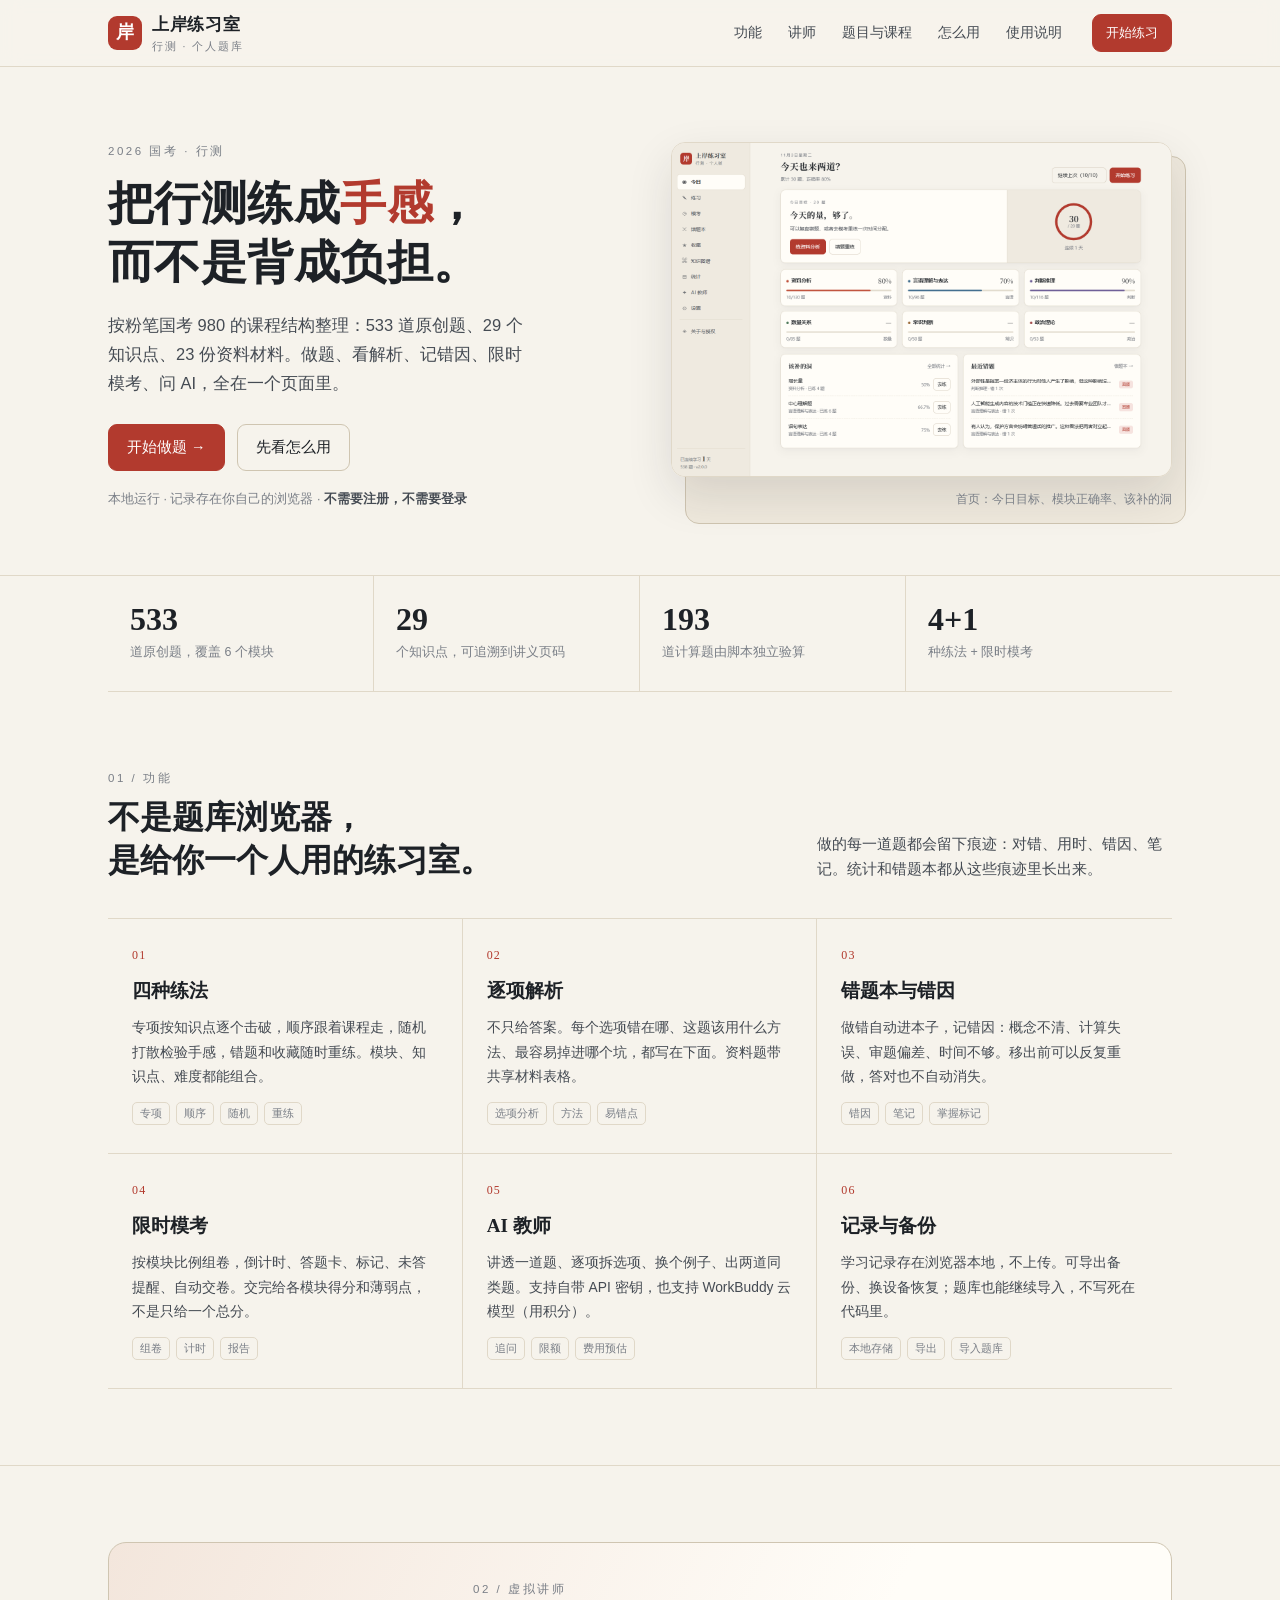
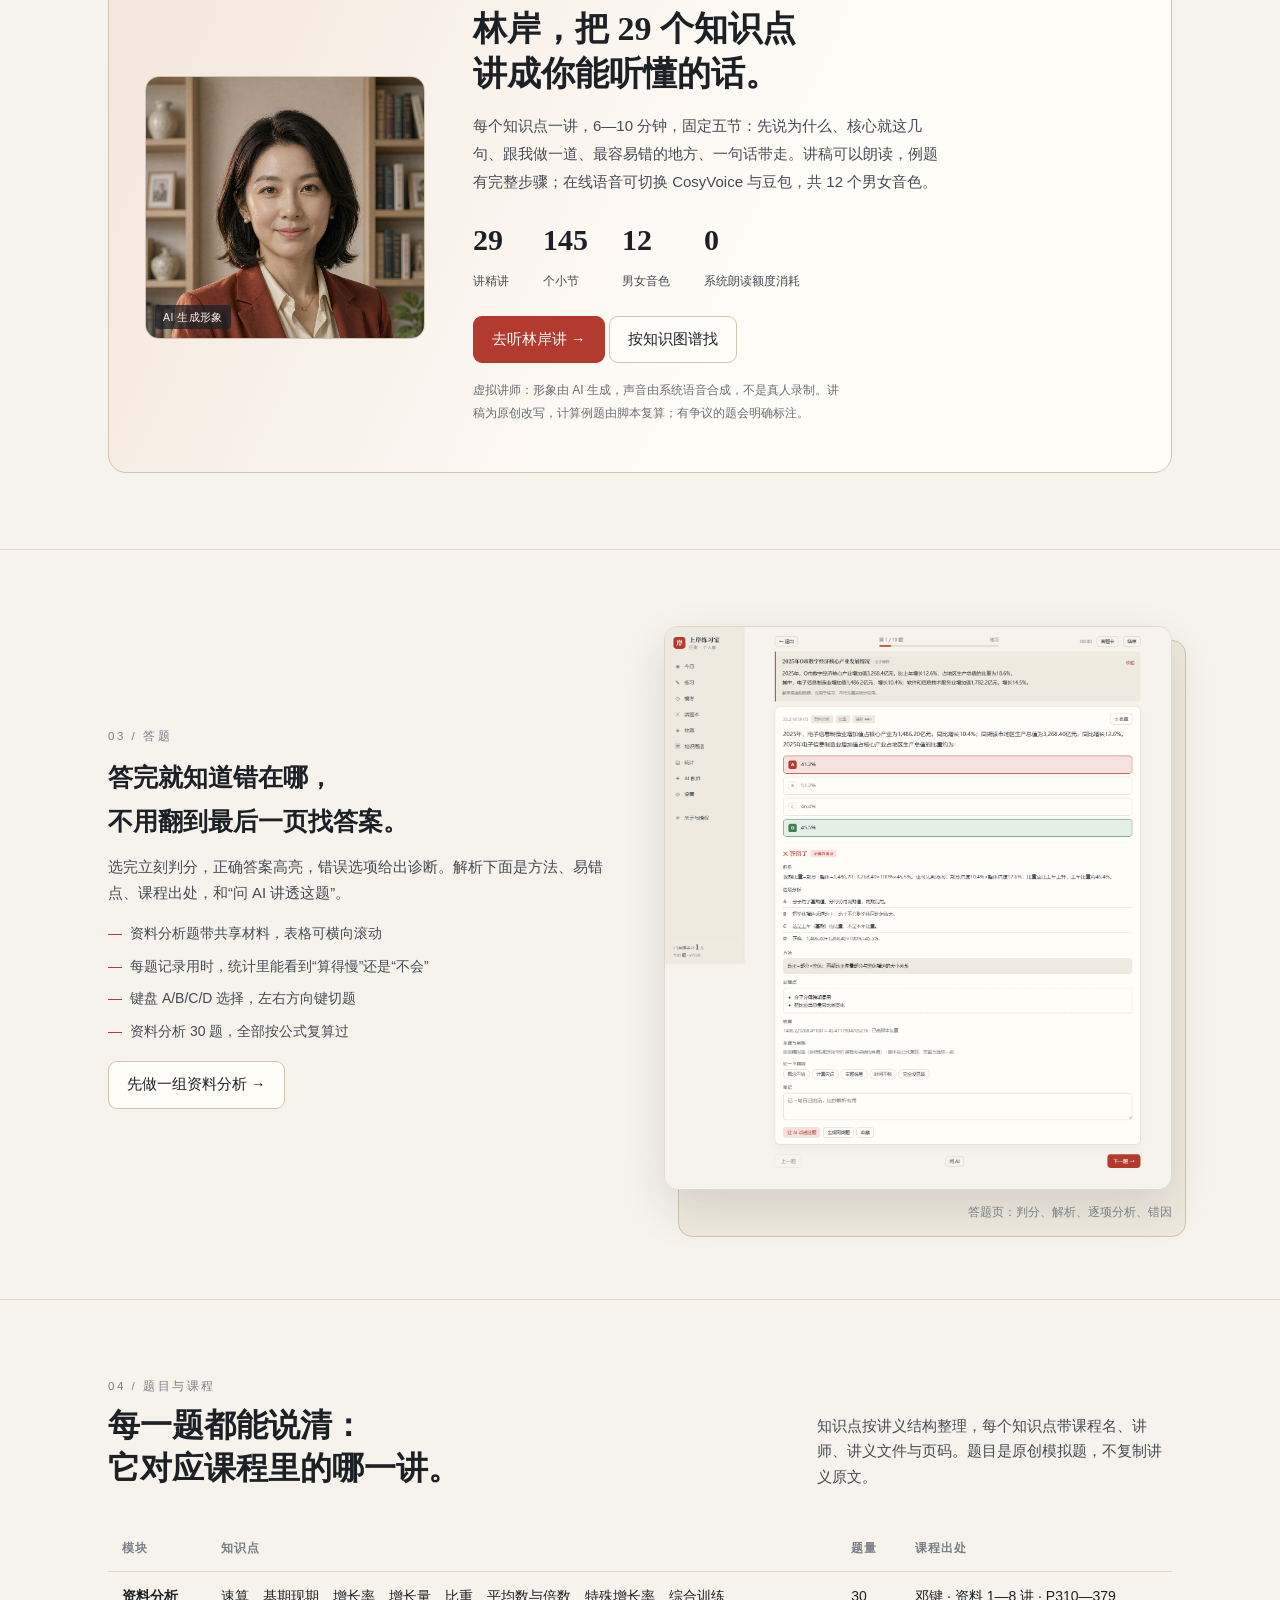
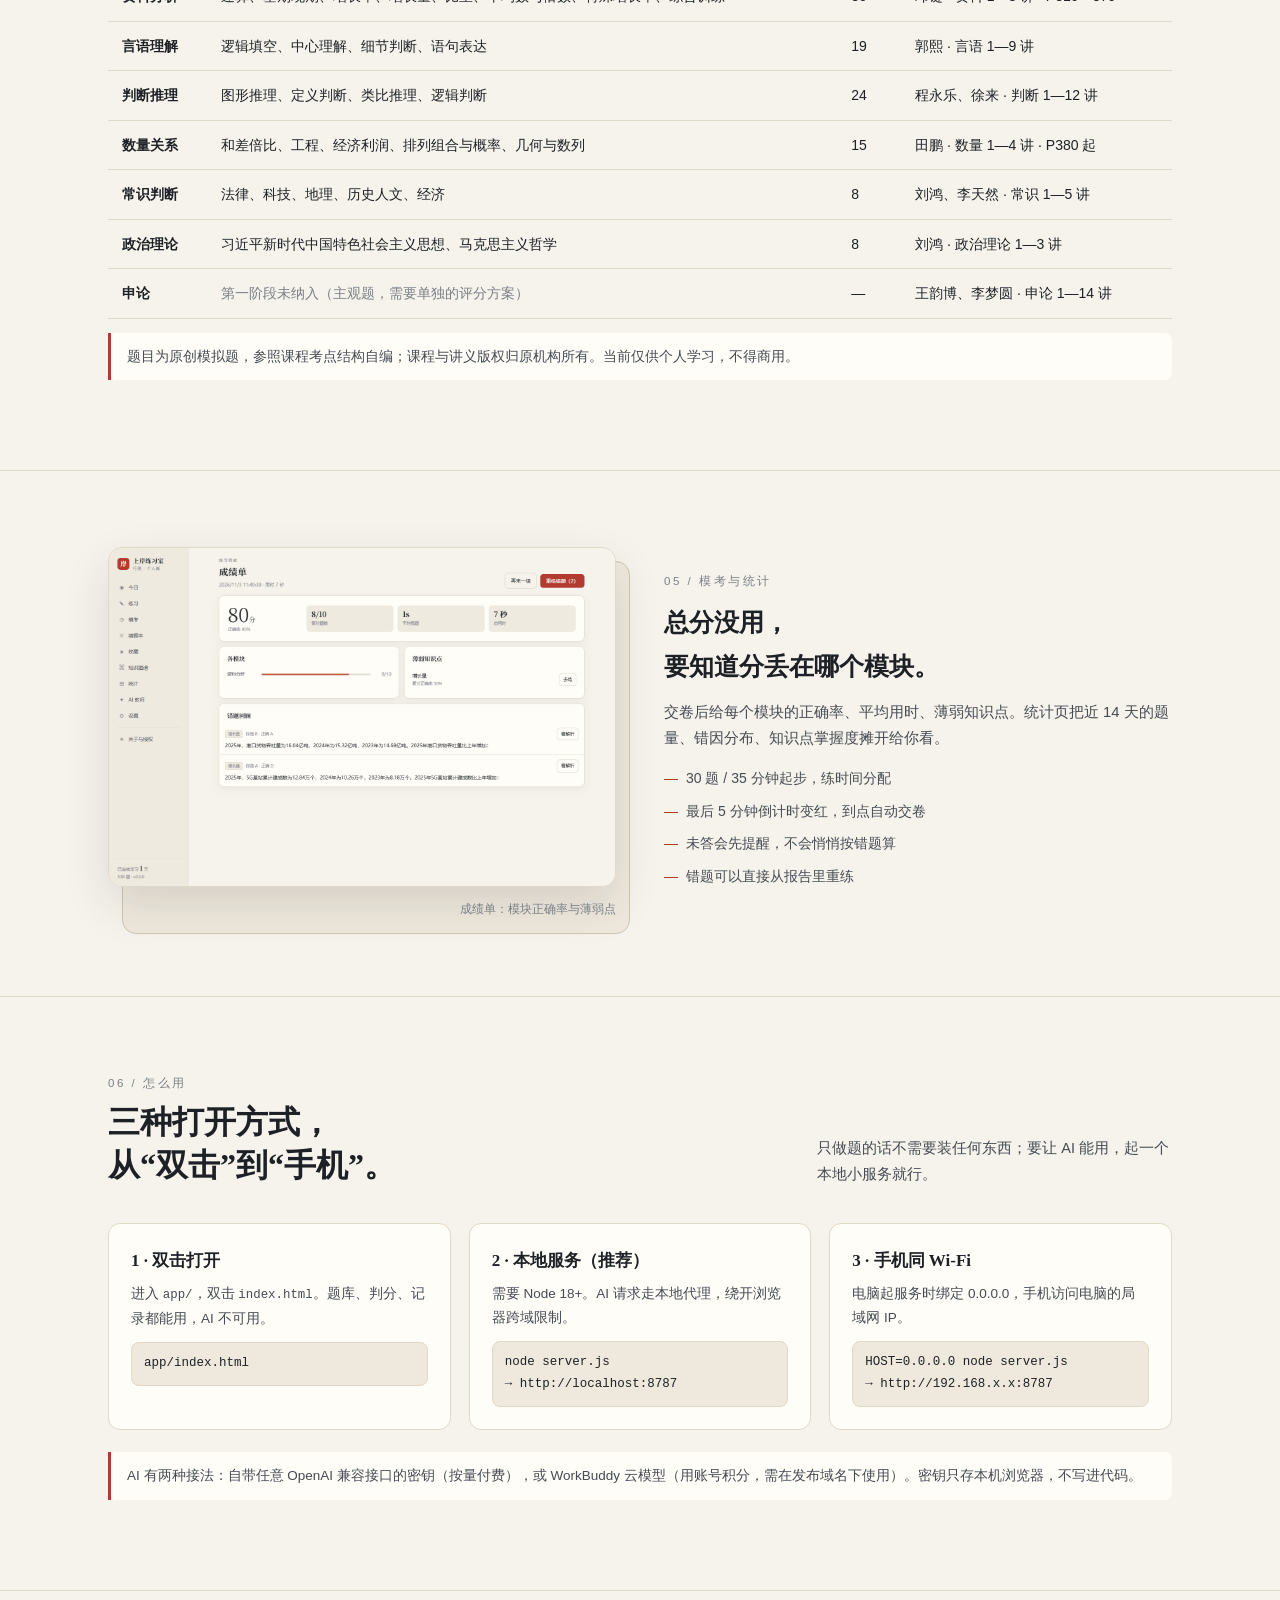
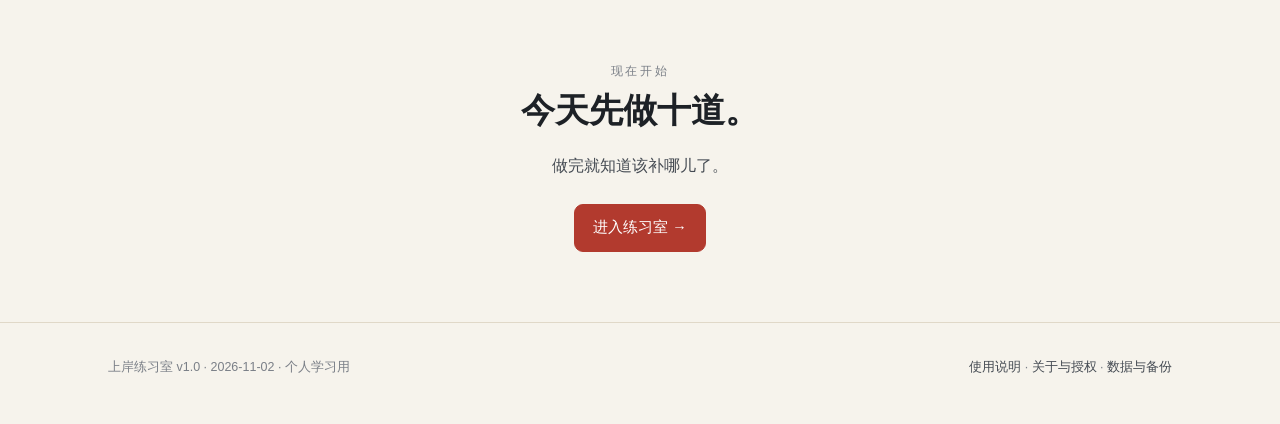
<file: index.html>
<!DOCTYPE html>
<html lang="zh-CN">
<head>
<meta charset="utf-8">
<meta name="viewport" content="width=device-width, initial-scale=1">
<title>上岸练习室 · 国考行测个人题库</title>
<meta name="description" content="按粉笔国考 980 课程结构整理的行测练习站：533 道原创题、虚拟讲师精讲、逐项解析、错题本、限时模考与 AI 教师。">
<link rel="stylesheet" href="site.css">
<link rel="icon" href="data:image/svg+xml,<svg xmlns='http://www.w3.org/2000/svg' viewBox='0 0 100 100'><rect width='100' height='100' rx='22' fill='%23b23a2e'/><text x='50' y='68' font-size='52' text-anchor='middle' fill='white' font-family='serif'>岸</text></svg>">
</head>
<body>

<header class="nav">
  <div class="wrap nav-in">
    <a class="brand" href="index.html">
      <div class="mark">岸</div>
      <div><b>上岸练习室</b><span>行测 · 个人题库</span></div>
    </a>
    <a class="navlink" href="#features">功能</a>
    <a class="navlink" href="#teacher">讲师</a>
    <a class="navlink" href="#syllabus">题目与课程</a>
    <a class="navlink" href="#start">怎么用</a>
    <a class="navlink" href="guide.html">使用说明</a>
    <a class="btn primary sm" href="../app/index.html">开始练习</a>
  </div>
</header>

<section class="hero">
  <div class="wrap hero-grid">
    <div>
      <div class="kicker">2026 国考 · 行测</div>
      <h1>把行测练成<em>手感</em>，<br>而不是背成负担。</h1>
      <p class="lead">按粉笔国考 980 的课程结构整理：533 道原创题、29 个知识点、23 份资料材料。做题、看解析、记错因、限时模考、问 AI，全在一个页面里。</p>
      <div class="hero-actions">
        <a class="btn primary" href="../app/index.html">开始做题 →</a>
        <a class="btn ghost" href="guide.html">先看怎么用</a>
      </div>
      <div class="hero-note">本地运行 · 记录存在你自己的浏览器 · <b>不需要注册，不需要登录</b></div>
    </div>
    <div class="shot">
      <img src="assets/home.png" alt="上岸练习室首页：今日进度、模块正确率与薄弱知识点">
      <div class="cap">首页：今日目标、模块正确率、该补的洞</div>
    </div>
  </div>
</section>

<div class="wrap">
  <div class="stats">
    <div class="stat"><b>533</b><span>道原创题，覆盖 6 个模块</span></div>
    <div class="stat"><b>29</b><span>个知识点，可追溯到讲义页码</span></div>
    <div class="stat"><b>193</b><span>道计算题由脚本独立验算</span></div>
    <div class="stat"><b>4+1</b><span>种练法 + 限时模考</span></div>
  </div>
</div>

<section class="section" id="features">
  <div class="wrap">
    <div class="section-head">
      <div>
        <div class="kicker">01 / 功能</div>
        <h2>不是题库浏览器，<br>是给你一个人用的练习室。</h2>
      </div>
      <p>做的每一道题都会留下痕迹：对错、用时、错因、笔记。统计和错题本都从这些痕迹里长出来。</p>
    </div>
    <div class="cards">
      <div class="card">
        <div class="no">01</div>
        <h3>四种练法</h3>
        <p>专项按知识点逐个击破，顺序跟着课程走，随机打散检验手感，错题和收藏随时重练。模块、知识点、难度都能组合。</p>
        <div class="tags"><span class="tag">专项</span><span class="tag">顺序</span><span class="tag">随机</span><span class="tag">重练</span></div>
      </div>
      <div class="card">
        <div class="no">02</div>
        <h3>逐项解析</h3>
        <p>不只给答案。每个选项错在哪、这题该用什么方法、最容易掉进哪个坑，都写在下面。资料题带共享材料表格。</p>
        <div class="tags"><span class="tag">选项分析</span><span class="tag">方法</span><span class="tag">易错点</span></div>
      </div>
      <div class="card">
        <div class="no">03</div>
        <h3>错题本与错因</h3>
        <p>做错自动进本子，记错因：概念不清、计算失误、审题偏差、时间不够。移出前可以反复重做，答对也不自动消失。</p>
        <div class="tags"><span class="tag">错因</span><span class="tag">笔记</span><span class="tag">掌握标记</span></div>
      </div>
      <div class="card">
        <div class="no">04</div>
        <h3>限时模考</h3>
        <p>按模块比例组卷，倒计时、答题卡、标记、未答提醒、自动交卷。交完给各模块得分和薄弱点，不是只给一个总分。</p>
        <div class="tags"><span class="tag">组卷</span><span class="tag">计时</span><span class="tag">报告</span></div>
      </div>
      <div class="card">
        <div class="no">05</div>
        <h3>AI 教师</h3>
        <p>讲透一道题、逐项拆选项、换个例子、出两道同类题。支持自带 API 密钥，也支持 WorkBuddy 云模型（用积分）。</p>
        <div class="tags"><span class="tag">追问</span><span class="tag">限额</span><span class="tag">费用预估</span></div>
      </div>
      <div class="card">
        <div class="no">06</div>
        <h3>记录与备份</h3>
        <p>学习记录存在浏览器本地，不上传。可导出备份、换设备恢复；题库也能继续导入，不写死在代码里。</p>
        <div class="tags"><span class="tag">本地存储</span><span class="tag">导出</span><span class="tag">导入题库</span></div>
      </div>
    </div>
  </div>
</section>

<section class="section" id="teacher">
  <div class="wrap">
    <div class="teacher-band">
      <div class="teacher-pic">
        <img src="assets/teacher.jpg" alt="虚拟讲师林岸">
        <span>AI 生成形象</span>
      </div>
      <div class="teacher-copy">
        <div class="kicker">02 / 虚拟讲师</div>
        <h2>林岸，把 29 个知识点<br>讲成你能听懂的话。</h2>
        <p>每个知识点一讲，6—10 分钟，固定五节：先说为什么、核心就这几句、跟我做一道、最容易错的地方、一句话带走。讲稿可以朗读，例题有完整步骤；在线语音可切换 CosyVoice 与豆包，共 12 个男女音色。</p>
        <div class="teacher-stats">
          <div><b>29</b><span>讲精讲</span></div>
          <div><b>145</b><span>个小节</span></div>
          <div><b>12</b><span>男女音色</span></div>
          <div><b>0</b><span>系统朗读额度消耗</span></div>
        </div>
        <div class="row">
          <a class="btn primary" href="../app/index.html#/lectures">去听林岸讲 →</a>
          <a class="btn" href="../app/index.html#/graph">按知识图谱找</a>
        </div>
        <p class="teacher-fine">虚拟讲师：形象由 AI 生成，声音由系统语音合成，不是真人录制。讲稿为原创改写，计算例题由脚本复算；有争议的题会明确标注。</p>
      </div>
    </div>
  </div>
</section>

<section class="section">
  <div class="wrap split">
    <div class="txt">
      <div class="kicker">03 / 答题</div>
      <h3>答完就知道错在哪，<br>不用翻到最后一页找答案。</h3>
      <p>选完立刻判分，正确答案高亮，错误选项给出诊断。解析下面是方法、易错点、课程出处，和“问 AI 讲透这题”。</p>
      <ul class="checklist">
        <li>资料分析题带共享材料，表格可横向滚动</li>
        <li>每题记录用时，统计里能看到“算得慢”还是“不会”</li>
        <li>键盘 A/B/C/D 选择，左右方向键切题</li>
        <li>资料分析 30 题，全部按公式复算过</li>
      </ul>
      <p style="margin-top:18px"><a class="btn" href="../app/index.html#/practice?m=ziliao">先做一组资料分析 →</a></p>
    </div>
    <div class="shot">
      <img src="assets/quiz.png" alt="答题页：选项判分、解析、逐项分析与错因记录">
      <div class="cap">答题页：判分、解析、逐项分析、错因</div>
    </div>
  </div>
</section>

<section class="section" id="syllabus">
  <div class="wrap">
    <div class="section-head">
      <div>
        <div class="kicker">04 / 题目与课程</div>
        <h2>每一题都能说清：<br>它对应课程里的哪一讲。</h2>
      </div>
      <p>知识点按讲义结构整理，每个知识点带课程名、讲师、讲义文件与页码。题目是原创模拟题，不复制讲义原文。</p>
    </div>
    <table class="table">
      <thead>
        <tr><th>模块</th><th>知识点</th><th>题量</th><th>课程出处</th></tr>
      </thead>
      <tbody>
        <tr><td><b>资料分析</b></td><td>速算、基期现期、增长率、增长量、比重、平均数与倍数、特殊增长率、综合训练</td><td class="mono">30</td><td>邓键 · 资料 1—8 讲 · P310—379</td></tr>
        <tr><td><b>言语理解</b></td><td>逻辑填空、中心理解、细节判断、语句表达</td><td class="mono">19</td><td>郭熙 · 言语 1—9 讲</td></tr>
        <tr><td><b>判断推理</b></td><td>图形推理、定义判断、类比推理、逻辑判断</td><td class="mono">24</td><td>程永乐、徐来 · 判断 1—12 讲</td></tr>
        <tr><td><b>数量关系</b></td><td>和差倍比、工程、经济利润、排列组合与概率、几何与数列</td><td class="mono">15</td><td>田鹏 · 数量 1—4 讲 · P380 起</td></tr>
        <tr><td><b>常识判断</b></td><td>法律、科技、地理、历史人文、经济</td><td class="mono">8</td><td>刘鸿、李天然 · 常识 1—5 讲</td></tr>
        <tr><td><b>政治理论</b></td><td>习近平新时代中国特色社会主义思想、马克思主义哲学</td><td class="mono">8</td><td>刘鸿 · 政治理论 1—3 讲</td></tr>
        <tr><td><b>申论</b></td><td class="muted">第一阶段未纳入（主观题，需要单独的评分方案）</td><td class="mono">—</td><td>王韵博、李梦圆 · 申论 1—14 讲</td></tr>
      </tbody>
    </table>
    <div class="note">题目为原创模拟题，参照课程考点结构自编；课程与讲义版权归原机构所有。当前仅供个人学习，不得商用。</div>
  </div>
</section>

<section class="section">
  <div class="wrap split rev">
    <div class="txt">
      <div class="kicker">05 / 模考与统计</div>
      <h3>总分没用，<br>要知道分丢在哪个模块。</h3>
      <p>交卷后给每个模块的正确率、平均用时、薄弱知识点。统计页把近 14 天的题量、错因分布、知识点掌握度摊开给你看。</p>
      <ul class="checklist">
        <li>30 题 / 35 分钟起步，练时间分配</li>
        <li>最后 5 分钟倒计时变红，到点自动交卷</li>
        <li>未答会先提醒，不会悄悄按错题算</li>
        <li>错题可以直接从报告里重练</li>
      </ul>
    </div>
    <div class="shot">
      <img src="assets/result.png" alt="成绩单：得分、模块正确率、薄弱知识点与错题回顾">
      <div class="cap">成绩单：模块正确率与薄弱点</div>
    </div>
  </div>
</section>

<section class="section" id="start">
  <div class="wrap">
    <div class="section-head">
      <div>
        <div class="kicker">06 / 怎么用</div>
        <h2>三种打开方式，<br>从“双击”到“手机”。</h2>
      </div>
      <p>只做题的话不需要装任何东西；要让 AI 能用，起一个本地小服务就行。</p>
    </div>
    <div class="ways">
      <div class="way">
        <h4>1 · 双击打开</h4>
        <p>进入 <code>app/</code>，双击 <code>index.html</code>。题库、判分、记录都能用，AI 不可用。</p>
        <pre>app/index.html</pre>
      </div>
      <div class="way">
        <h4>2 · 本地服务（推荐）</h4>
        <p>需要 Node 18+。AI 请求走本地代理，绕开浏览器跨域限制。</p>
        <pre>node server.js
→ http://localhost:8787</pre>
      </div>
      <div class="way">
        <h4>3 · 手机同 Wi-Fi</h4>
        <p>电脑起服务时绑定 0.0.0.0，手机访问电脑的局域网 IP。</p>
        <pre>HOST=0.0.0.0 node server.js
→ http://192.168.x.x:8787</pre>
      </div>
    </div>
    <div class="note" style="margin-top:22px">AI 有两种接法：自带任意 OpenAI 兼容接口的密钥（按量付费），或 WorkBuddy 云模型（用账号积分，需在发布域名下使用）。密钥只存本机浏览器，不写进代码。</div>
  </div>
</section>

<section class="cta">
  <div class="wrap">
    <div class="kicker">现在开始</div>
    <h2>今天先做十道。</h2>
    <p>做完就知道该补哪儿了。</p>
    <a class="btn primary" href="../app/index.html">进入练习室 →</a>
  </div>
</section>

<footer class="foot">
  <div class="wrap foot-in">
    <div>上岸练习室 v1.0 · 2026-11-02 · 个人学习用</div>
    <div><a href="guide.html">使用说明</a> · <a href="../app/index.html#/about">关于与授权</a> · <a href="../app/index.html#/settings">数据与备份</a></div>
  </div>
</footer>

<script>
/* 让“开始做题”在三种环境下都指向正确位置：本地 file://、localhost、GitHub Pages 子路径 */
(function () {
  var base = location.protocol === 'file:' ? '../app/index.html' : new URL('app/index.html', location.href).href;
  Array.prototype.forEach.call(document.querySelectorAll('a[href*="../app/"]'), function (a) {
    var h = a.getAttribute('href');
    var i = h.indexOf('#');
    a.setAttribute('href', base + (i >= 0 ? h.slice(i) : ''));
  });
})();
</script>
<script>
/* 单页预览环境不含 ../app/，点击时给出提示而不是 403。
   正式服务与本地打开时此段不生效。 */
(function () {
  if (location.pathname.indexOf('/static-html/') !== 0) return;
  document.addEventListener('click', function (e) {
    var a = e.target.closest && e.target.closest('a[href*="../app/"]');
    if (!a) return;
    e.preventDefault();
    var t = document.createElement('div');
    t.textContent = '单页预览不含练习应用，请打开 http://localhost:8787/app/';
    t.style.cssText = 'position:fixed;left:50%;bottom:26px;transform:translateX(-50%);background:#1d2126;color:#f6f3ec;padding:10px 16px;border-radius:8px;font-size:13px;z-index:99;max-width:86vw;text-align:center';
    document.body.appendChild(t);
    setTimeout(function () { t.remove(); }, 3600);
  });
})();
</script>
</body>
</html>
</file>
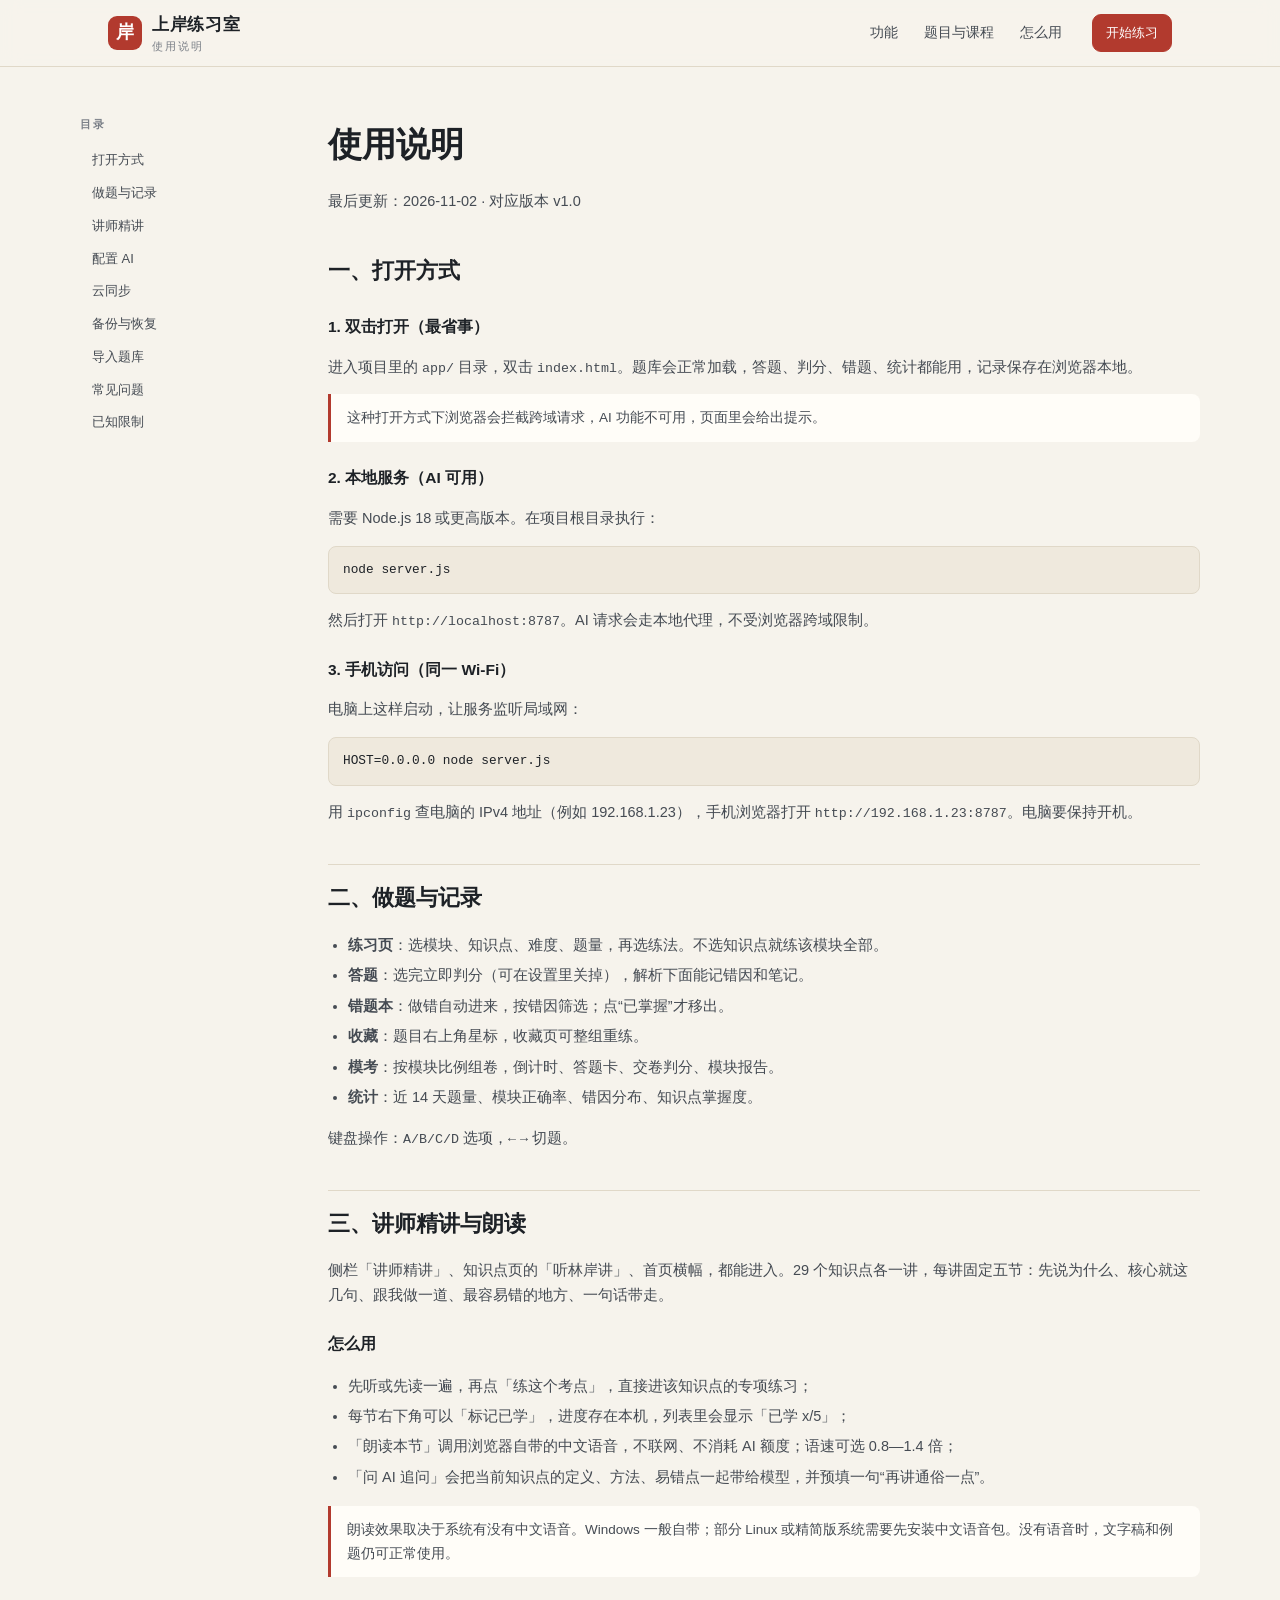
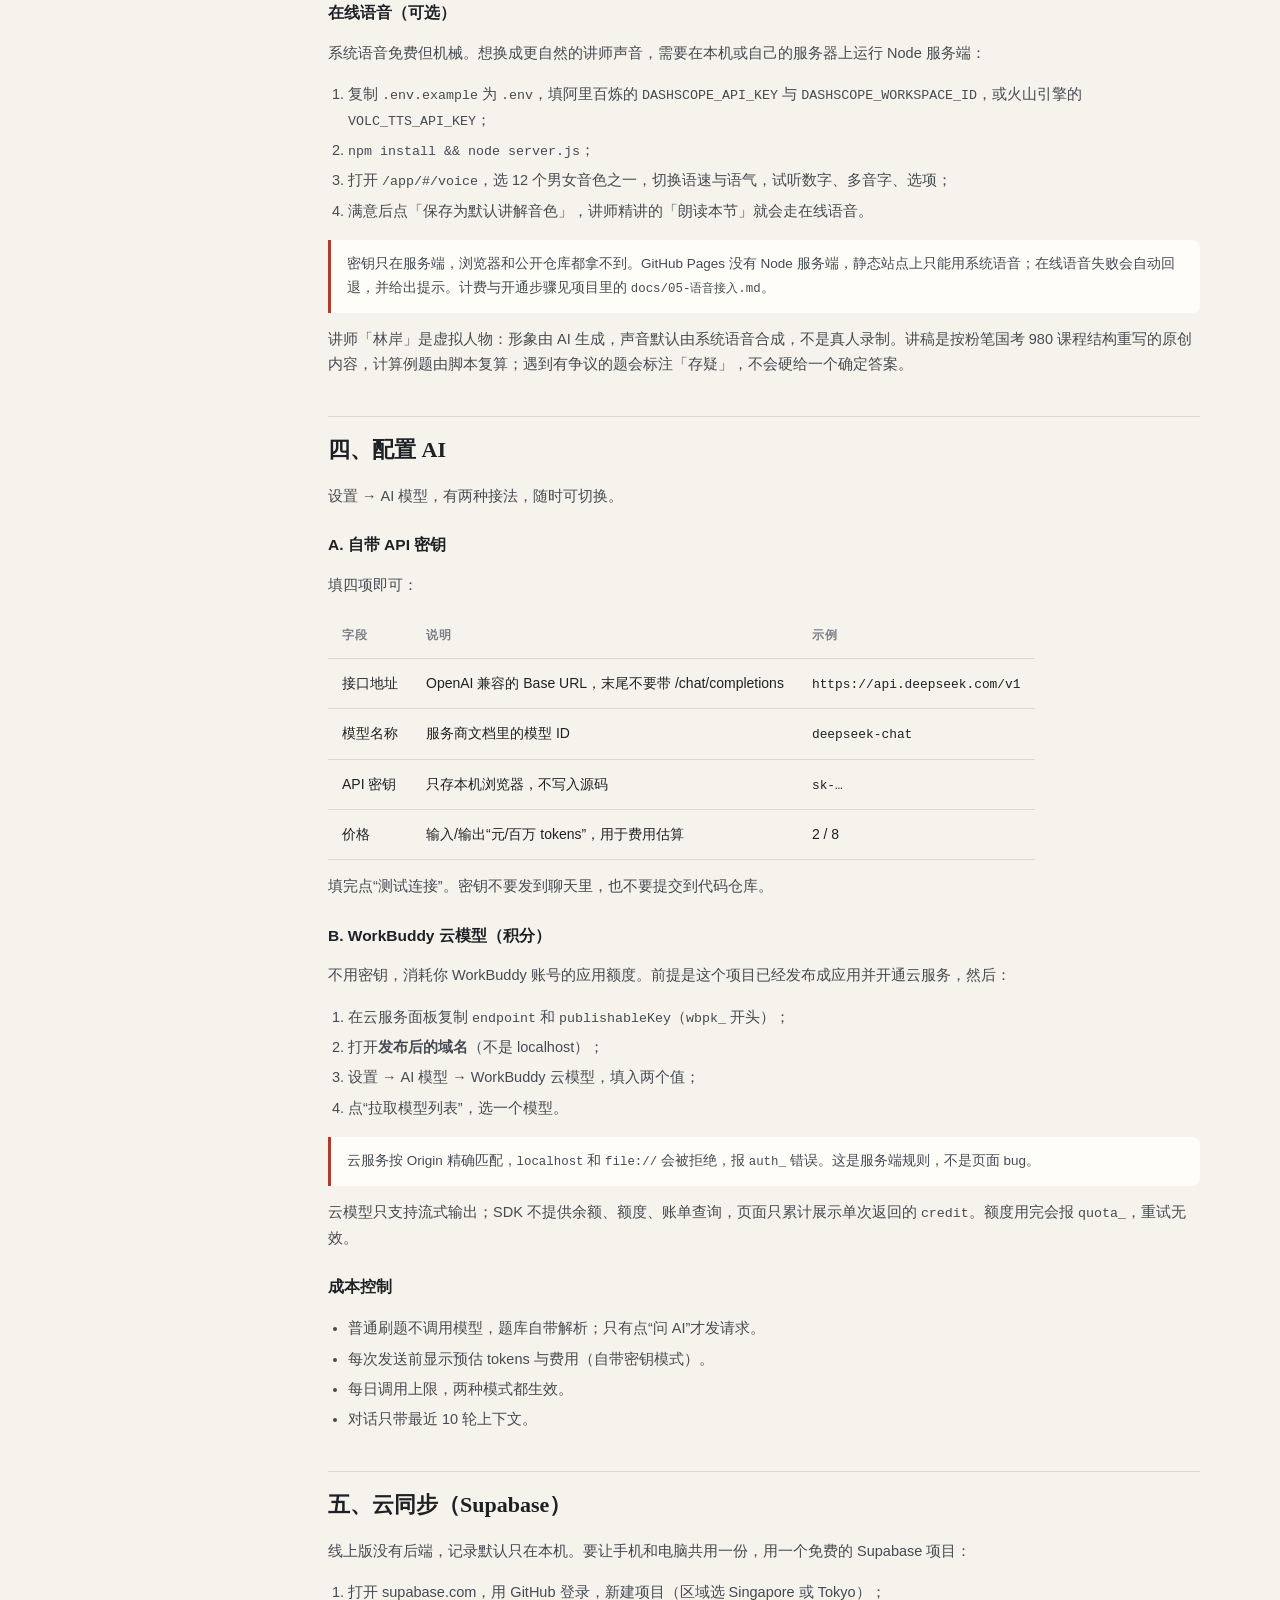
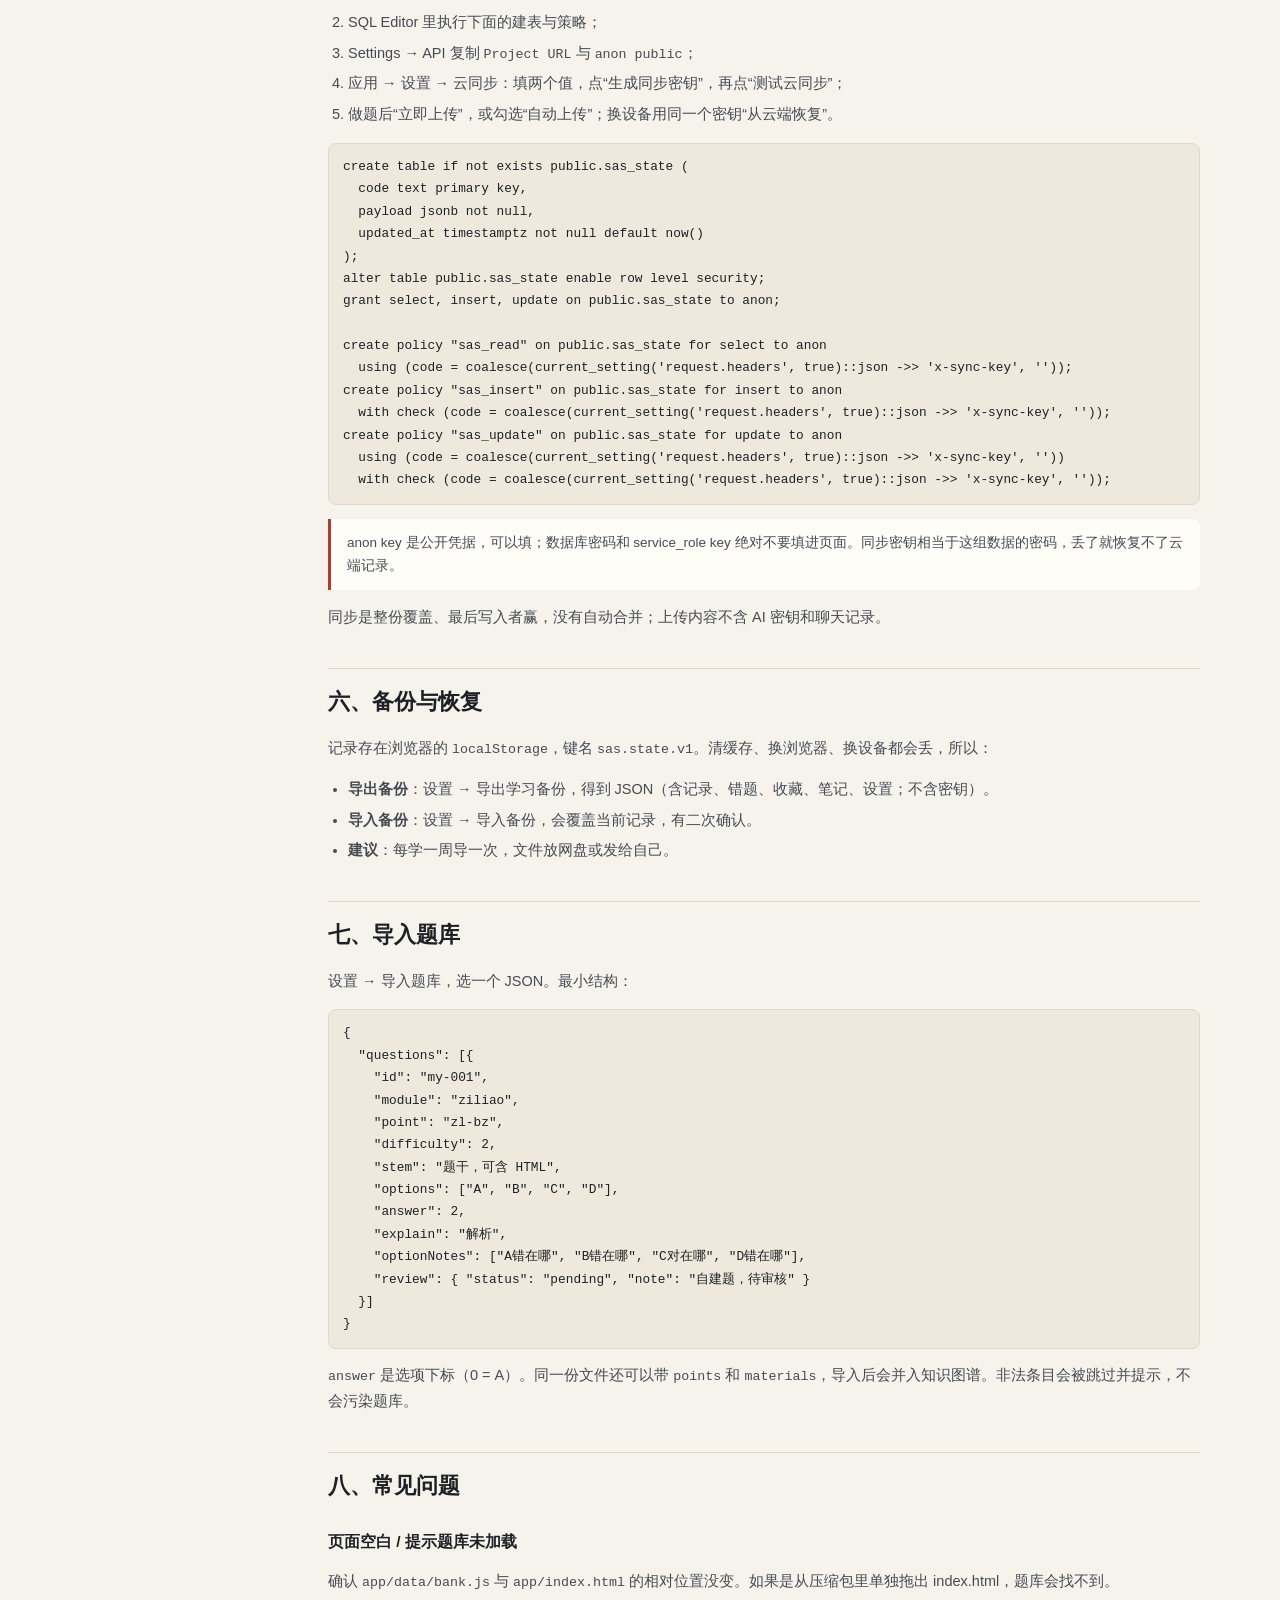
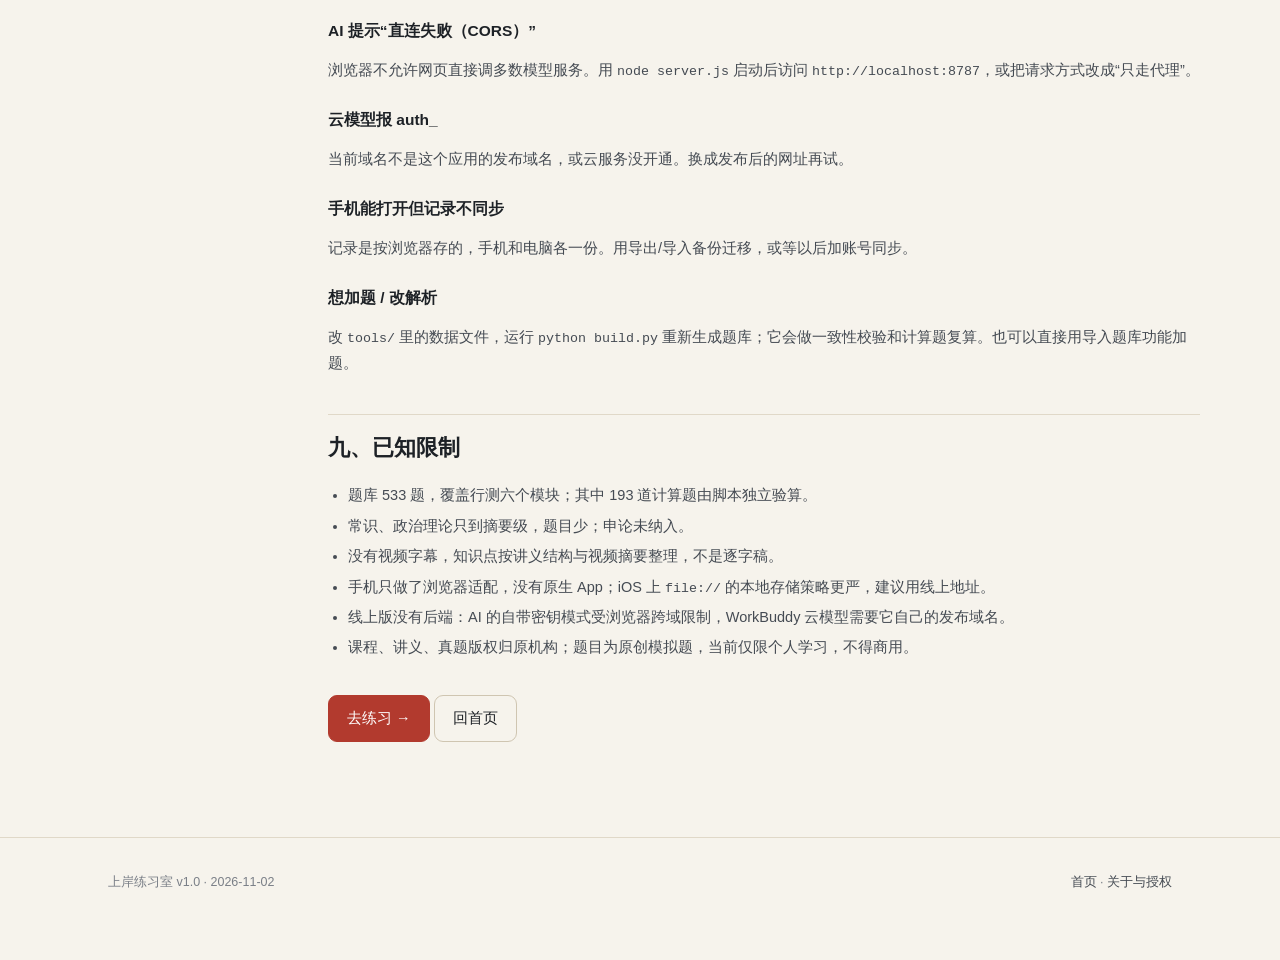
<file: guide.html>
<!DOCTYPE html>
<html lang="zh-CN">
<head>
<meta charset="utf-8">
<meta name="viewport" content="width=device-width, initial-scale=1">
<title>使用说明 · 上岸练习室</title>
<meta name="description" content="上岸练习室的使用说明：打开方式、AI 配置、数据备份、题库导入与常见问题。">
<link rel="stylesheet" href="site.css">
<link rel="icon" href="data:image/svg+xml,<svg xmlns='http://www.w3.org/2000/svg' viewBox='0 0 100 100'><rect width='100' height='100' rx='22' fill='%23b23a2e'/><text x='50' y='68' font-size='52' text-anchor='middle' fill='white' font-family='serif'>岸</text></svg>">
</head>
<body>

<header class="nav">
  <div class="wrap nav-in">
    <a class="brand" href="index.html">
      <div class="mark">岸</div>
      <div><b>上岸练习室</b><span>使用说明</span></div>
    </a>
    <a class="navlink" href="index.html#features">功能</a>
    <a class="navlink" href="index.html#syllabus">题目与课程</a>
    <a class="navlink" href="index.html#start">怎么用</a>
    <a class="btn primary sm" href="../app/index.html">开始练习</a>
  </div>
</header>

<div class="wrap doc">
  <aside class="toc">
    <b>目录</b>
    <a href="#open">打开方式</a>
    <a href="#practice">做题与记录</a>
    <a href="#lecture">讲师精讲</a>
    <a href="#ai">配置 AI</a>
    <a href="#cloud">云同步</a>
    <a href="#backup">备份与恢复</a>
    <a href="#import">导入题库</a>
    <a href="#faq">常见问题</a>
    <a href="#limits">已知限制</a>
  </aside>

  <main class="doc-body">
    <h1>使用说明</h1>
    <p class="muted">最后更新：2026-11-02 · 对应版本 v1.0</p>

    <h2 id="open">一、打开方式</h2>
    <h3>1. 双击打开（最省事）</h3>
    <p>进入项目里的 <code>app/</code> 目录，双击 <code>index.html</code>。题库会正常加载，答题、判分、错题、统计都能用，记录保存在浏览器本地。</p>
    <div class="note">这种打开方式下浏览器会拦截跨域请求，AI 功能不可用，页面里会给出提示。</div>

    <h3>2. 本地服务（AI 可用）</h3>
    <p>需要 Node.js 18 或更高版本。在项目根目录执行：</p>
    <pre>node server.js</pre>
    <p>然后打开 <code>http://localhost:8787</code>。AI 请求会走本地代理，不受浏览器跨域限制。</p>

    <h3>3. 手机访问（同一 Wi-Fi）</h3>
    <p>电脑上这样启动，让服务监听局域网：</p>
    <pre>HOST=0.0.0.0 node server.js</pre>
    <p>用 <code>ipconfig</code> 查电脑的 IPv4 地址（例如 192.168.1.23），手机浏览器打开 <code>http://192.168.1.23:8787</code>。电脑要保持开机。</p>

    <h2 id="practice">二、做题与记录</h2>
    <ul>
      <li><b>练习页</b>：选模块、知识点、难度、题量，再选练法。不选知识点就练该模块全部。</li>
      <li><b>答题</b>：选完立即判分（可在设置里关掉），解析下面能记错因和笔记。</li>
      <li><b>错题本</b>：做错自动进来，按错因筛选；点“已掌握”才移出。</li>
      <li><b>收藏</b>：题目右上角星标，收藏页可整组重练。</li>
      <li><b>模考</b>：按模块比例组卷，倒计时、答题卡、交卷判分、模块报告。</li>
      <li><b>统计</b>：近 14 天题量、模块正确率、错因分布、知识点掌握度。</li>
    </ul>
    <p>键盘操作：<code>A/B/C/D</code> 选项，<code>←</code> <code>→</code> 切题。</p>

    <h2 id="lecture">三、讲师精讲与朗读</h2>
    <p>侧栏「讲师精讲」、知识点页的「听林岸讲」、首页横幅，都能进入。29 个知识点各一讲，每讲固定五节：先说为什么、核心就这几句、跟我做一道、最容易错的地方、一句话带走。</p>
    <h3>怎么用</h3>
    <ul>
      <li>先听或先读一遍，再点「练这个考点」，直接进该知识点的专项练习；</li>
      <li>每节右下角可以「标记已学」，进度存在本机，列表里会显示「已学 x/5」；</li>
      <li>「朗读本节」调用浏览器自带的中文语音，不联网、不消耗 AI 额度；语速可选 0.8—1.4 倍；</li>
      <li>「问 AI 追问」会把当前知识点的定义、方法、易错点一起带给模型，并预填一句“再讲通俗一点”。</li>
    </ul>
    <div class="note">朗读效果取决于系统有没有中文语音。Windows 一般自带；部分 Linux 或精简版系统需要先安装中文语音包。没有语音时，文字稿和例题仍可正常使用。</div>
    <h3>在线语音（可选）</h3>
    <p>系统语音免费但机械。想换成更自然的讲师声音，需要在本机或自己的服务器上运行 Node 服务端：</p>
    <ol>
      <li>复制 <code>.env.example</code> 为 <code>.env</code>，填阿里百炼的 <code>DASHSCOPE_API_KEY</code> 与 <code>DASHSCOPE_WORKSPACE_ID</code>，或火山引擎的 <code>VOLC_TTS_API_KEY</code>；</li>
      <li><code>npm install &amp;&amp; node server.js</code>；</li>
      <li>打开 <code>/app/#/voice</code>，选 12 个男女音色之一，切换语速与语气，试听数字、多音字、选项；</li>
      <li>满意后点「保存为默认讲解音色」，讲师精讲的「朗读本节」就会走在线语音。</li>
    </ol>
    <div class="note">密钥只在服务端，浏览器和公开仓库都拿不到。GitHub Pages 没有 Node 服务端，静态站点上只能用系统语音；在线语音失败会自动回退，并给出提示。计费与开通步骤见项目里的 <code>docs/05-语音接入.md</code>。</div>
    <p>讲师「林岸」是虚拟人物：形象由 AI 生成，声音默认由系统语音合成，不是真人录制。讲稿是按粉笔国考 980 课程结构重写的原创内容，计算例题由脚本复算；遇到有争议的题会标注「存疑」，不会硬给一个确定答案。</p>

    <h2 id="ai">四、配置 AI</h2>
    <p>设置 → AI 模型，有两种接法，随时可切换。</p>

    <h3>A. 自带 API 密钥</h3>
    <p>填四项即可：</p>
    <table class="table">
      <thead><tr><th>字段</th><th>说明</th><th>示例</th></tr></thead>
      <tbody>
        <tr><td>接口地址</td><td>OpenAI 兼容的 Base URL，末尾不要带 /chat/completions</td><td><code>https://api.deepseek.com/v1</code></td></tr>
        <tr><td>模型名称</td><td>服务商文档里的模型 ID</td><td><code>deepseek-chat</code></td></tr>
        <tr><td>API 密钥</td><td>只存本机浏览器，不写入源码</td><td><code>sk-…</code></td></tr>
        <tr><td>价格</td><td>输入/输出“元/百万 tokens”，用于费用估算</td><td>2 / 8</td></tr>
      </tbody>
    </table>
    <p>填完点“测试连接”。密钥不要发到聊天里，也不要提交到代码仓库。</p>

    <h3>B. WorkBuddy 云模型（积分）</h3>
    <p>不用密钥，消耗你 WorkBuddy 账号的应用额度。前提是这个项目已经发布成应用并开通云服务，然后：</p>
    <ol>
      <li>在云服务面板复制 <code>endpoint</code> 和 <code>publishableKey</code>（<code>wbpk_</code> 开头）；</li>
      <li>打开<b>发布后的域名</b>（不是 localhost）；</li>
      <li>设置 → AI 模型 → WorkBuddy 云模型，填入两个值；</li>
      <li>点“拉取模型列表”，选一个模型。</li>
    </ol>
    <div class="note">云服务按 Origin 精确匹配，<code>localhost</code> 和 <code>file://</code> 会被拒绝，报 <code>auth_</code> 错误。这是服务端规则，不是页面 bug。</div>
    <p>云模型只支持流式输出；SDK 不提供余额、额度、账单查询，页面只累计展示单次返回的 <code>credit</code>。额度用完会报 <code>quota_</code>，重试无效。</p>

    <h3>成本控制</h3>
    <ul>
      <li>普通刷题不调用模型，题库自带解析；只有点“问 AI”才发请求。</li>
      <li>每次发送前显示预估 tokens 与费用（自带密钥模式）。</li>
      <li>每日调用上限，两种模式都生效。</li>
      <li>对话只带最近 10 轮上下文。</li>
    </ul>

    <h2 id="cloud">五、云同步（Supabase）</h2>
    <p>线上版没有后端，记录默认只在本机。要让手机和电脑共用一份，用一个免费的 Supabase 项目：</p>
    <ol>
      <li>打开 <a href="https://supabase.com" target="_blank" rel="noreferrer">supabase.com</a>，用 GitHub 登录，新建项目（区域选 Singapore 或 Tokyo）；</li>
      <li>SQL Editor 里执行下面的建表与策略；</li>
      <li>Settings → API 复制 <code>Project URL</code> 与 <code>anon public</code>；</li>
      <li>应用 → 设置 → 云同步：填两个值，点“生成同步密钥”，再点“测试云同步”；</li>
      <li>做题后“立即上传”，或勾选“自动上传”；换设备用同一个密钥“从云端恢复”。</li>
    </ol>
    <pre>create table if not exists public.sas_state (
  code text primary key,
  payload jsonb not null,
  updated_at timestamptz not null default now()
);
alter table public.sas_state enable row level security;
grant select, insert, update on public.sas_state to anon;

create policy "sas_read" on public.sas_state for select to anon
  using (code = coalesce(current_setting('request.headers', true)::json ->> 'x-sync-key', ''));
create policy "sas_insert" on public.sas_state for insert to anon
  with check (code = coalesce(current_setting('request.headers', true)::json ->> 'x-sync-key', ''));
create policy "sas_update" on public.sas_state for update to anon
  using (code = coalesce(current_setting('request.headers', true)::json ->> 'x-sync-key', ''))
  with check (code = coalesce(current_setting('request.headers', true)::json ->> 'x-sync-key', ''));</pre>
    <div class="note">anon key 是公开凭据，可以填；数据库密码和 service_role key 绝对不要填进页面。同步密钥相当于这组数据的密码，丢了就恢复不了云端记录。</div>
    <p>同步是整份覆盖、最后写入者赢，没有自动合并；上传内容不含 AI 密钥和聊天记录。</p>

    <h2 id="backup">六、备份与恢复</h2>
    <p>记录存在浏览器的 <code>localStorage</code>，键名 <code>sas.state.v1</code>。清缓存、换浏览器、换设备都会丢，所以：</p>
    <ul>
      <li><b>导出备份</b>：设置 → 导出学习备份，得到 JSON（含记录、错题、收藏、笔记、设置；不含密钥）。</li>
      <li><b>导入备份</b>：设置 → 导入备份，会覆盖当前记录，有二次确认。</li>
      <li><b>建议</b>：每学一周导一次，文件放网盘或发给自己。</li>
    </ul>

    <h2 id="import">七、导入题库</h2>
    <p>设置 → 导入题库，选一个 JSON。最小结构：</p>
    <pre>{
  "questions": [{
    "id": "my-001",
    "module": "ziliao",
    "point": "zl-bz",
    "difficulty": 2,
    "stem": "题干，可含 HTML",
    "options": ["A", "B", "C", "D"],
    "answer": 2,
    "explain": "解析",
    "optionNotes": ["A错在哪", "B错在哪", "C对在哪", "D错在哪"],
    "review": { "status": "pending", "note": "自建题，待审核" }
  }]
}</pre>
    <p><code>answer</code> 是选项下标（0 = A）。同一份文件还可以带 <code>points</code> 和 <code>materials</code>，导入后会并入知识图谱。非法条目会被跳过并提示，不会污染题库。</p>

    <h2 id="faq">八、常见问题</h2>
    <h3>页面空白 / 提示题库未加载</h3>
    <p>确认 <code>app/data/bank.js</code> 与 <code>app/index.html</code> 的相对位置没变。如果是从压缩包里单独拖出 index.html，题库会找不到。</p>
    <h3>AI 提示“直连失败（CORS）”</h3>
    <p>浏览器不允许网页直接调多数模型服务。用 <code>node server.js</code> 启动后访问 <code>http://localhost:8787</code>，或把请求方式改成“只走代理”。</p>
    <h3>云模型报 auth_</h3>
    <p>当前域名不是这个应用的发布域名，或云服务没开通。换成发布后的网址再试。</p>
    <h3>手机能打开但记录不同步</h3>
    <p>记录是按浏览器存的，手机和电脑各一份。用导出/导入备份迁移，或等以后加账号同步。</p>
    <h3>想加题 / 改解析</h3>
    <p>改 <code>tools/</code> 里的数据文件，运行 <code>python build.py</code> 重新生成题库；它会做一致性校验和计算题复算。也可以直接用导入题库功能加题。</p>

    <h2 id="limits">九、已知限制</h2>
    <ul>
      <li>题库 533 题，覆盖行测六个模块；其中 193 道计算题由脚本独立验算。</li>
      <li>常识、政治理论只到摘要级，题目少；申论未纳入。</li>
      <li>没有视频字幕，知识点按讲义结构与视频摘要整理，不是逐字稿。</li>
      <li>手机只做了浏览器适配，没有原生 App；iOS 上 <code>file://</code> 的本地存储策略更严，建议用线上地址。</li>
      <li>线上版没有后端：AI 的自带密钥模式受浏览器跨域限制，WorkBuddy 云模型需要它自己的发布域名。</li>
      <li>课程、讲义、真题版权归原机构；题目为原创模拟题，当前仅限个人学习，不得商用。</li>
    </ul>

    <p style="margin-top:34px"><a class="btn primary" href="../app/index.html">去练习 →</a> <a class="btn ghost" href="index.html">回首页</a></p>
  </main>
</div>

<footer class="foot">
  <div class="wrap foot-in">
    <div>上岸练习室 v1.0 · 2026-11-02</div>
    <div><a href="index.html">首页</a> · <a href="../app/index.html#/about">关于与授权</a></div>
  </div>
</footer>

<script>
/* 让“开始做题”在三种环境下都指向正确位置：本地 file://、localhost、GitHub Pages 子路径 */
(function () {
  var base = location.protocol === 'file:' ? '../app/index.html' : new URL('app/index.html', location.href).href;
  Array.prototype.forEach.call(document.querySelectorAll('a[href*="../app/"]'), function (a) {
    var h = a.getAttribute('href');
    var i = h.indexOf('#');
    a.setAttribute('href', base + (i >= 0 ? h.slice(i) : ''));
  });
})();
</script>
<script>
/* 单页预览环境不含 ../app/，点击时给出提示而不是 403。
   正式服务与本地打开时此段不生效。 */
(function () {
  if (location.pathname.indexOf('/static-html/') !== 0) return;
  document.addEventListener('click', function (e) {
    var a = e.target.closest && e.target.closest('a[href*="../app/"]');
    if (!a) return;
    e.preventDefault();
    var t = document.createElement('div');
    t.textContent = '单页预览不含练习应用，请打开 http://localhost:8787/app/';
    t.style.cssText = 'position:fixed;left:50%;bottom:26px;transform:translateX(-50%);background:#1d2126;color:#f6f3ec;padding:10px 16px;border-radius:8px;font-size:13px;z-index:99;max-width:86vw;text-align:center';
    document.body.appendChild(t);
    setTimeout(function () { t.remove(); }, 3600);
  });
})();
</script>
</body>
</html>
</file>
<file: site.css>
:root {
  --paper: #f6f3ec;
  --paper-2: #efe9dd;
  --surface: #fffdf8;
  --ink: #1d2126;
  --ink-2: #454b53;
  --muted: #7a7f87;
  --line: #e0d8c8;
  --line-2: #cfc5b1;
  --red: #b23a2e;
  --red-soft: #f2e1dc;
  --blue: #2f4f6f;
  --green: #3f7a52;
  --serif: "Songti SC", "Noto Serif SC", "Source Han Serif SC", "STSong", "SimSun", serif;
  --sans: -apple-system, "PingFang SC", "Microsoft YaHei", "Segoe UI", sans-serif;
}
* { box-sizing: border-box; }
html { scroll-behavior: smooth; }
body {
  margin: 0; background: var(--paper); color: var(--ink);
  font-family: var(--sans); font-size: 16px; line-height: 1.75;
  -webkit-font-smoothing: antialiased;
}
a { color: inherit; text-decoration: none; }
img { max-width: 100%; display: block; }
::selection { background: var(--red-soft); }
.wrap { max-width: 1120px; margin: 0 auto; padding: 0 28px; }
.serif { font-family: var(--serif); }
.muted { color: var(--muted); }
.small { font-size: 13.5px; }
.tiny { font-size: 12px; }
.kicker { font-size: 11.5px; letter-spacing: .22em; color: var(--muted); text-transform: uppercase; }
.mono { font-variant-numeric: tabular-nums; }

/* ---------- 顶栏 ---------- */
.nav {
  position: sticky; top: 0; z-index: 20;
  background: rgba(246, 243, 236, .88);
  backdrop-filter: saturate(160%) blur(10px);
  border-bottom: 1px solid var(--line);
}
.nav-in { display: flex; align-items: center; gap: 26px; height: 66px; }
.brand { display: flex; align-items: center; gap: 10px; margin-right: auto; }
.mark {
  width: 34px; height: 34px; border-radius: 9px; background: var(--red); color: #fff;
  display: grid; place-items: center; font-family: var(--serif); font-size: 18px; font-weight: 700;
}
.brand b { font-family: var(--serif); font-size: 17px; letter-spacing: .04em; }
.brand span { display: block; font-size: 10.5px; letter-spacing: .18em; color: var(--muted); margin-top: -3px; }
.nav a.navlink { font-size: 13.5px; color: var(--ink-2); }
.nav a.navlink:hover { color: var(--red); }
.nav .btn { margin-left: 4px; }

.btn {
  display: inline-flex; align-items: center; gap: 8px;
  padding: 10px 18px; border-radius: 9px; font-size: 14.5px;
  border: 1px solid var(--line-2); background: var(--surface); color: var(--ink);
  transition: .15s;
}
.btn:hover { transform: translateY(-1px); border-color: var(--ink-2); }
.btn.primary { background: var(--red); border-color: var(--red); color: #fff; }
.btn.primary:hover { filter: brightness(1.06); }
.btn.ghost { background: transparent; }
.btn.sm { padding: 7px 13px; font-size: 13px; }

/* ---------- Hero ---------- */
.hero { padding: 74px 0 64px; border-bottom: 1px solid var(--line); }
.hero-grid { display: grid; grid-template-columns: 1.02fr 1fr; gap: 52px; align-items: center; }
.hero h1 {
  font-family: var(--serif); font-size: 46px; line-height: 1.28; letter-spacing: .01em;
  margin: 14px 0 18px; font-weight: 700;
}
.hero h1 em { font-style: normal; color: var(--red); }
.hero p.lead { font-size: 16.5px; color: var(--ink-2); max-width: 46ch; margin: 0 0 26px; }
.hero-actions { display: flex; gap: 12px; flex-wrap: wrap; align-items: center; }
.hero-note { margin-top: 18px; font-size: 12.5px; color: var(--muted); }
.hero-note b { color: var(--ink-2); font-weight: 600; }

.shot { position: relative; }
.shot::before {
  content: ""; position: absolute; inset: 14px -14px -14px 14px;
  border: 1px solid var(--line-2); border-radius: 14px; background: var(--paper-2);
}
.shot img {
  position: relative; border: 1px solid var(--line); border-radius: 14px;
  box-shadow: 0 18px 46px rgba(31, 35, 40, .12);
}
.shot .cap { position: relative; margin-top: 12px; font-size: 12px; color: var(--muted); text-align: right; }

/* ---------- 数字条 ---------- */
.stats { display: grid; grid-template-columns: repeat(4, 1fr); border-bottom: 1px solid var(--line); }
.stat { padding: 26px 22px; border-right: 1px solid var(--line); }
.stat:last-child { border-right: 0; }
.stat b { display: block; font-family: var(--serif); font-size: 32px; line-height: 1.1; }
.stat span { font-size: 12.5px; color: var(--muted); }

/* ---------- 区块 ---------- */
.section { padding: 76px 0; border-bottom: 1px solid var(--line); }
.section-head { display: flex; align-items: flex-end; justify-content: space-between; gap: 24px; margin-bottom: 36px; }
.section-head h2 { font-family: var(--serif); font-size: 32px; margin: 8px 0 0; line-height: 1.35; }
.section-head p { margin: 6px 0 0; color: var(--ink-2); max-width: 44ch; font-size: 14.5px; }

.cards { display: grid; grid-template-columns: repeat(3, 1fr); gap: 0; border-top: 1px solid var(--line); }
.card {
  padding: 26px 24px 28px; border-bottom: 1px solid var(--line); border-right: 1px solid var(--line);
  background: transparent; transition: background .18s;
}
.card:nth-child(3n) { border-right: 0; }
.card:hover { background: var(--surface); }
.card .no { font-family: var(--serif); font-size: 12px; color: var(--red); letter-spacing: .1em; }
.card h3 { font-family: var(--serif); font-size: 19px; margin: 8px 0 8px; }
.card p { margin: 0; font-size: 13.8px; color: var(--ink-2); line-height: 1.8; }
.card .tags { margin-top: 12px; display: flex; gap: 6px; flex-wrap: wrap; }
.tag { font-size: 11px; color: var(--muted); border: 1px solid var(--line); border-radius: 5px; padding: 1px 7px; }

.split { display: grid; grid-template-columns: 1fr 1fr; gap: 48px; align-items: center; }
.split.rev .txt { order: 2; }
.split h3 { font-family: var(--serif); font-size: 25px; margin: 10px 0 12px; }
.split p { color: var(--ink-2); font-size: 14.8px; margin: 0 0 14px; }
.checklist { list-style: none; padding: 0; margin: 0; }
.checklist li { position: relative; padding-left: 22px; margin-bottom: 8px; font-size: 14px; color: var(--ink-2); }
.checklist li::before { content: "—"; position: absolute; left: 0; color: var(--red); }

/* ---------- 表格 ---------- */
.table { width: 100%; border-collapse: collapse; font-size: 14px; }
.table th, .table td { text-align: left; padding: 12px 14px; border-bottom: 1px solid var(--line); vertical-align: top; }
.table th { font-size: 12px; letter-spacing: .08em; color: var(--muted); font-weight: 600; }
.table td b { font-weight: 600; }
.table tr:hover td { background: var(--surface); }

/* ---------- 使用方式 ---------- */
.ways { display: grid; grid-template-columns: repeat(3, 1fr); gap: 18px; }
.way { border: 1px solid var(--line); border-radius: 12px; padding: 22px; background: var(--surface); }
.way h4 { font-family: var(--serif); font-size: 17px; margin: 0 0 6px; }
.way p { font-size: 13.5px; color: var(--ink-2); margin: 0 0 12px; }
.way pre {
  margin: 0; background: var(--paper-2); border: 1px solid var(--line);
  border-radius: 8px; padding: 10px 12px; font-size: 12.5px; overflow-x: auto;
}
code { font-family: ui-monospace, SFMono-Regular, Menlo, Consolas, monospace; font-size: .92em; }

/* ---------- CTA ---------- */
.cta { padding: 70px 0; text-align: center; }
.cta h2 { font-family: var(--serif); font-size: 34px; margin: 0 0 12px; }
.cta p { color: var(--ink-2); margin: 0 0 24px; }

/* ---------- 页脚 ---------- */
.foot { border-top: 1px solid var(--line); padding: 34px 0 46px; }
.foot-in { display: flex; justify-content: space-between; gap: 20px; flex-wrap: wrap; font-size: 12.5px; color: var(--muted); }
.foot a { color: var(--ink-2); }

/* ---------- 文档页 ---------- */
.doc { display: grid; grid-template-columns: 200px minmax(0, 1fr); gap: 48px; padding: 48px 0 80px; }
.doc-body { min-width: 0; }
.toc { position: sticky; top: 90px; align-self: start; font-size: 13px; }
.toc b { display: block; font-size: 11px; letter-spacing: .18em; color: var(--muted); margin-bottom: 10px; }
.toc a { display: block; padding: 5px 0; color: var(--ink-2); border-left: 2px solid transparent; padding-left: 10px; }
.toc a:hover { color: var(--red); border-left-color: var(--red); }
.doc-body h1 { font-family: var(--serif); font-size: 34px; margin: 0 0 8px; }
.doc-body h2 { font-family: var(--serif); font-size: 22px; margin: 38px 0 10px; padding-top: 14px; border-top: 1px solid var(--line); }
.doc-body h2:first-of-type { border-top: 0; padding-top: 0; }
.doc-body h3 { font-size: 15.5px; margin: 22px 0 6px; }
.doc-body p, .doc-body li { font-size: 14.5px; color: var(--ink-2); }
.doc-body ul, .doc-body ol { padding-left: 20px; }
.doc-body li { margin-bottom: 5px; }
.doc-body pre { background: var(--paper-2); border: 1px solid var(--line); border-radius: 8px; padding: 12px 14px; overflow-x: auto; font-size: 12.8px; max-width: 100%; }
.doc-body table { display: block; width: 100%; overflow-x: auto; }
.note { border-left: 3px solid var(--red); background: var(--surface); padding: 12px 16px; border-radius: 0 8px 8px 0; font-size: 13.5px; color: var(--ink-2); margin: 14px 0; }

@media (max-width: 900px) {
  .hero { padding: 46px 0 40px; }
  .hero-grid { grid-template-columns: 1fr; gap: 34px; }
  .hero h1 { font-size: 34px; }
  .stats { grid-template-columns: repeat(2, 1fr); }
  .stat:nth-child(2) { border-right: 0; }
  .stat:nth-child(1), .stat:nth-child(2) { border-bottom: 1px solid var(--line); }
  .cards { grid-template-columns: 1fr; }
  .card { border-right: 0; }
  .split { grid-template-columns: 1fr; gap: 24px; }
  .split.rev .txt { order: 0; }
  .ways { grid-template-columns: 1fr; }
  .nav a.navlink { display: none; }
  .doc { grid-template-columns: minmax(0, 1fr); gap: 20px; }
  .doc-body table { white-space: nowrap; }
  .toc { position: static; display: none; }
  .section { padding: 52px 0; }
  .section-head { display: block; }
  .section-head h2 { font-size: 26px; }
  .table { font-size: 12.8px; }
  .table th, .table td { padding: 9px 8px; }
  .shot::before { inset: 8px -8px -8px 8px; }
}

/* 虚拟讲师 */
.teacher-band {
  display: grid; grid-template-columns: 280px minmax(0, 1fr); gap: 48px;
  align-items: center; padding: 36px; border: 1px solid var(--line-2);
  border-radius: 18px; background: linear-gradient(115deg, #f3e6dc, var(--surface) 62%);
}
.teacher-pic { position: relative; }
.teacher-pic img { width: 100%; border-radius: 14px; display: block; border: 1px solid var(--line-2); }
.teacher-pic span {
  position: absolute; left: 10px; bottom: 10px; font-size: 10.5px; letter-spacing: .04em;
  background: rgba(29,33,38,.72); color: #f6f3ec; padding: 3px 8px; border-radius: 4px;
}
.teacher-copy h2 { font-family: var(--serif); font-size: 34px; line-height: 1.35; margin: 6px 0 14px; }
.teacher-copy p { color: var(--ink-2); font-size: 15px; line-height: 1.85; max-width: 56ch; }
.teacher-stats { display: flex; gap: 34px; margin: 18px 0 22px; }
.teacher-stats b { font-family: var(--serif); font-size: 30px; display: block; }
.teacher-stats span { font-size: 12px; color: var(--ink-2); }
.teacher-fine { font-size: 12px !important; color: var(--ink-2); opacity: .8; margin-top: 16px !important; }
@media (max-width: 860px) {
  .teacher-band { grid-template-columns: 1fr; gap: 22px; padding: 20px; }
  .teacher-pic { max-width: 220px; }
  .teacher-copy h2 { font-size: 26px; }
  .teacher-stats { gap: 22px; }
}
</file>
